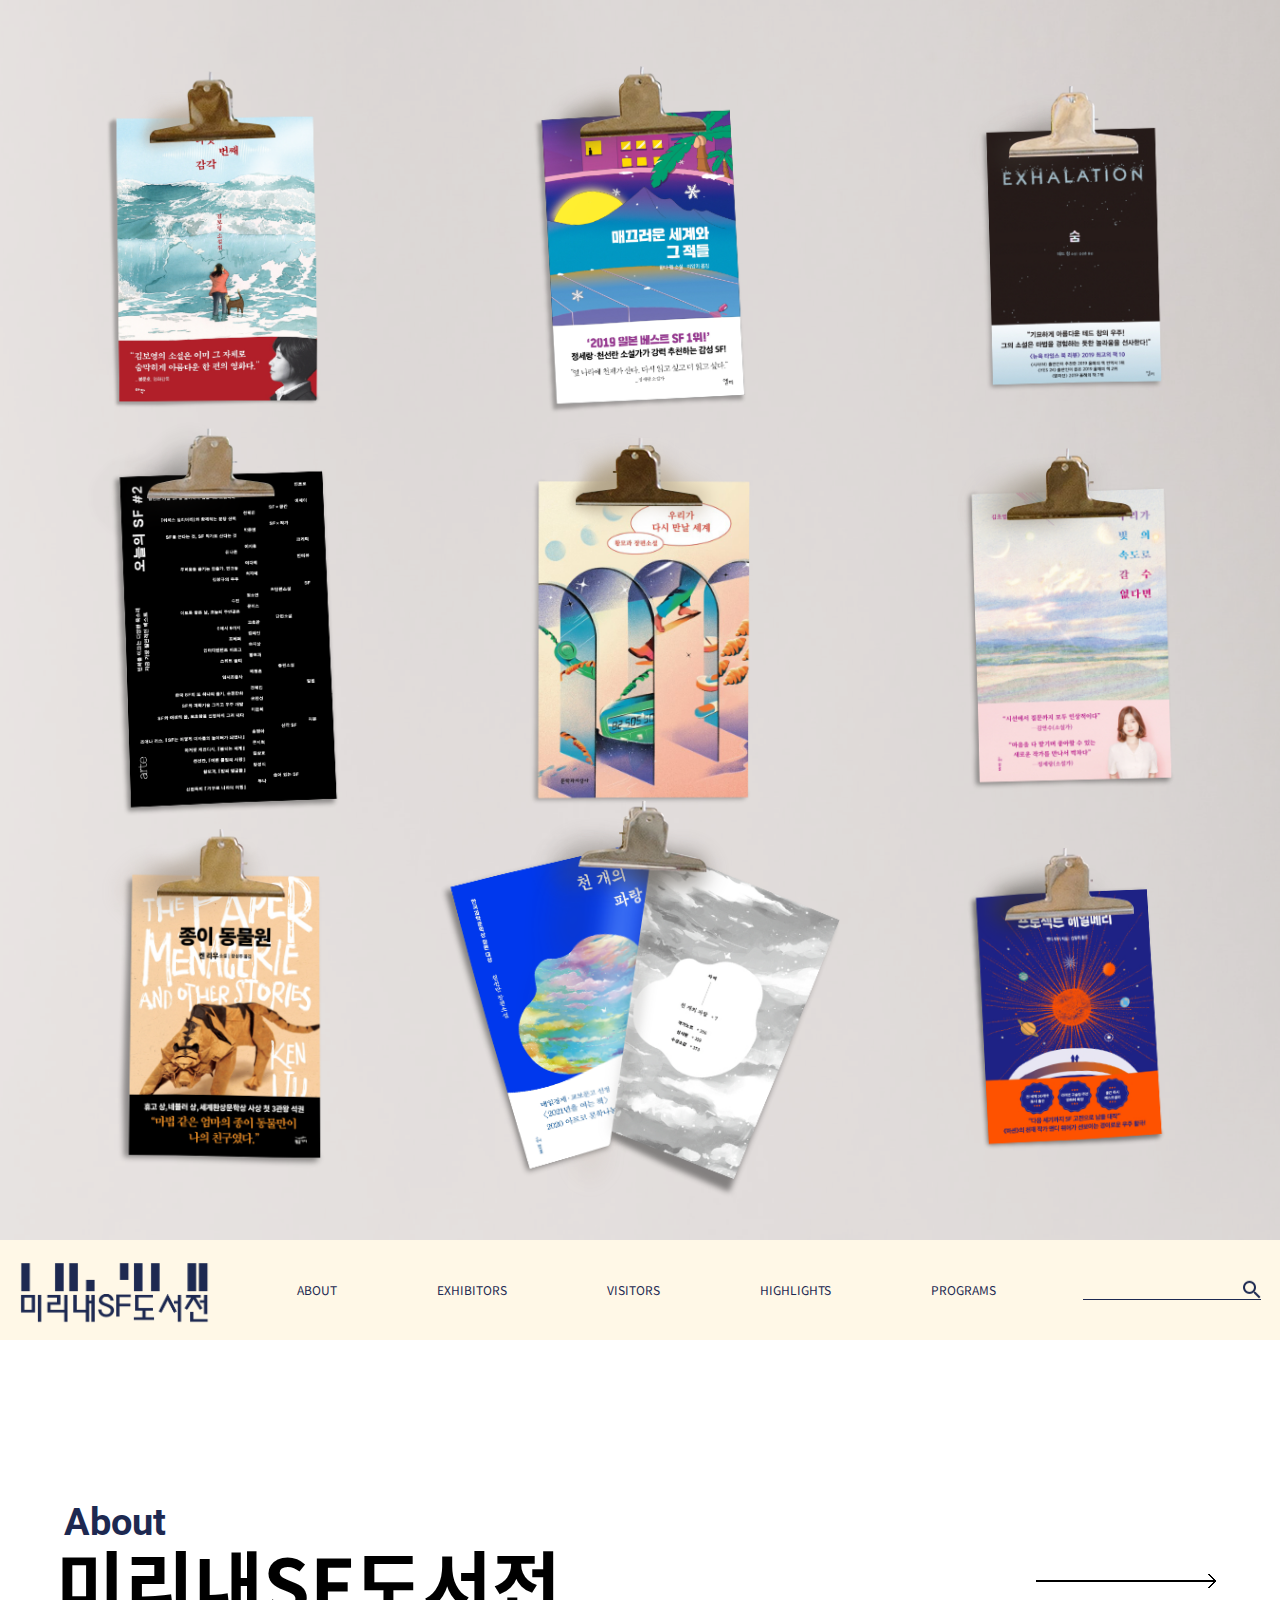
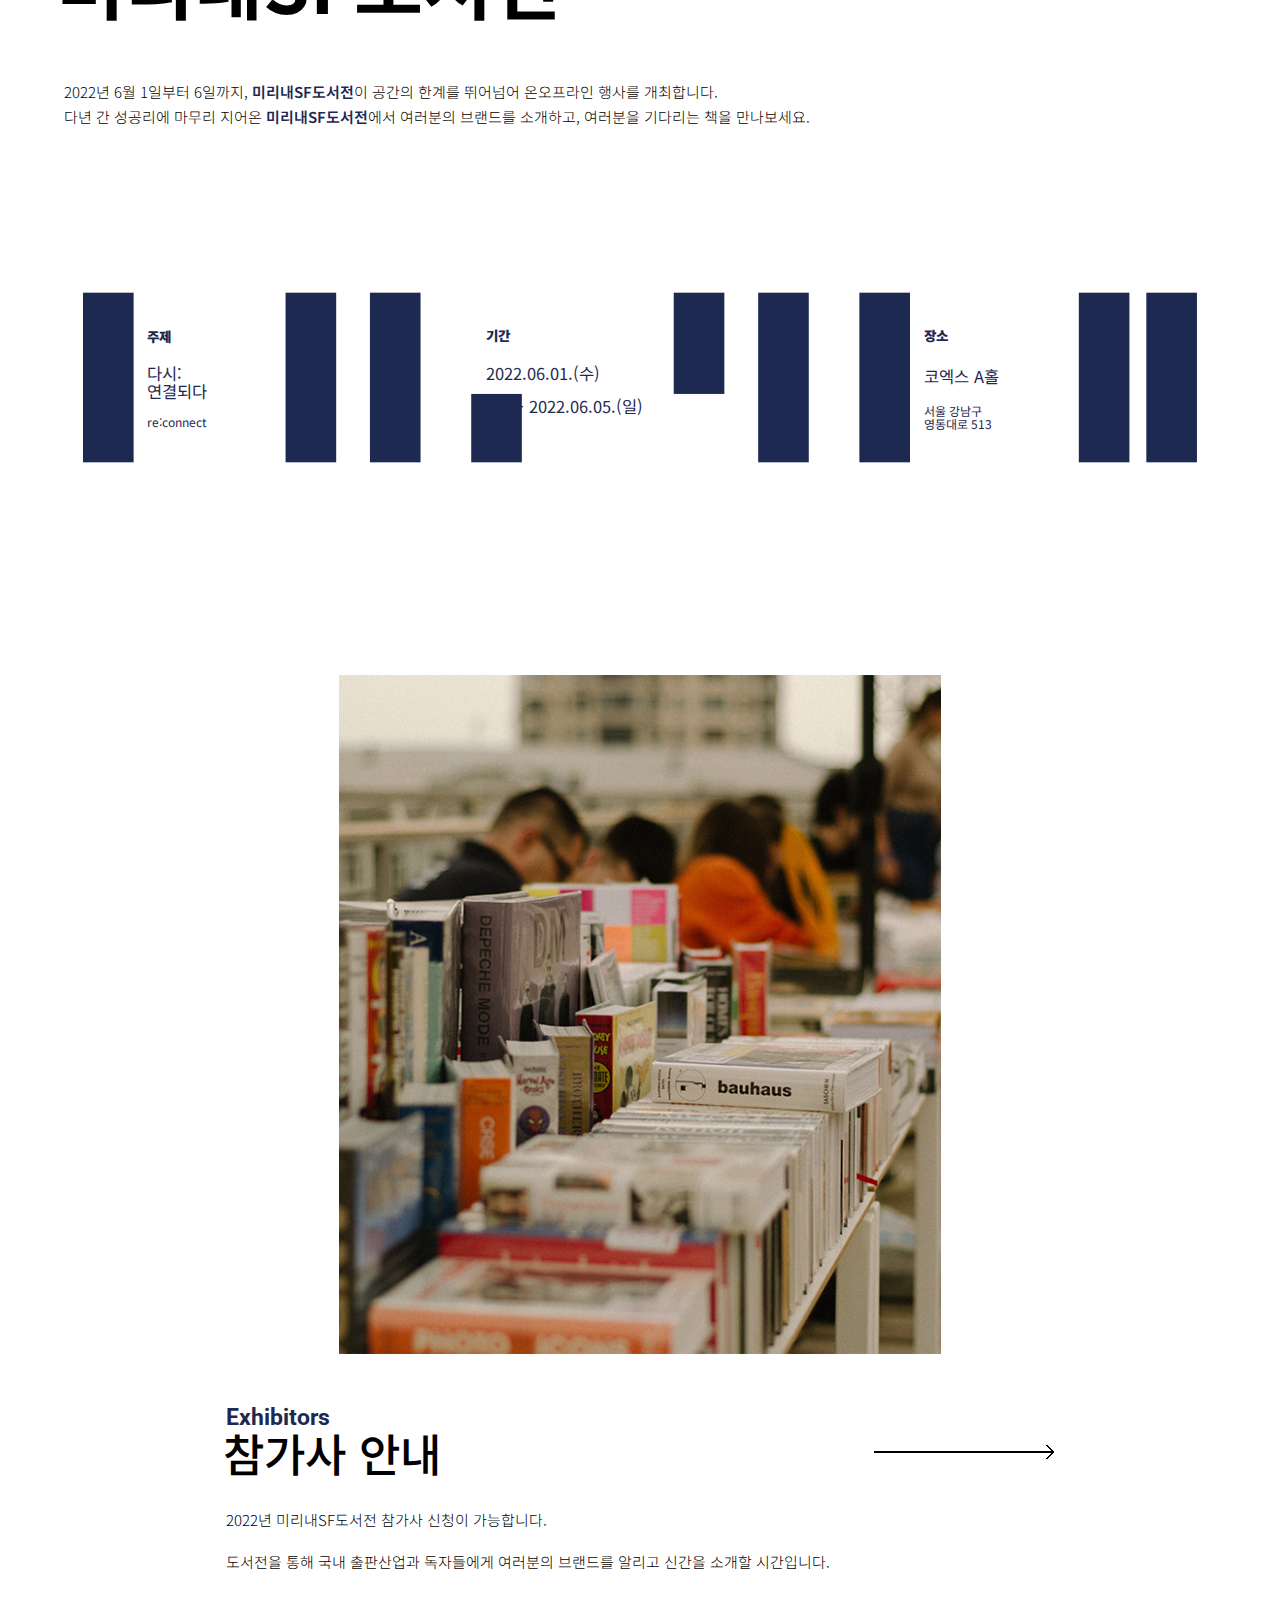
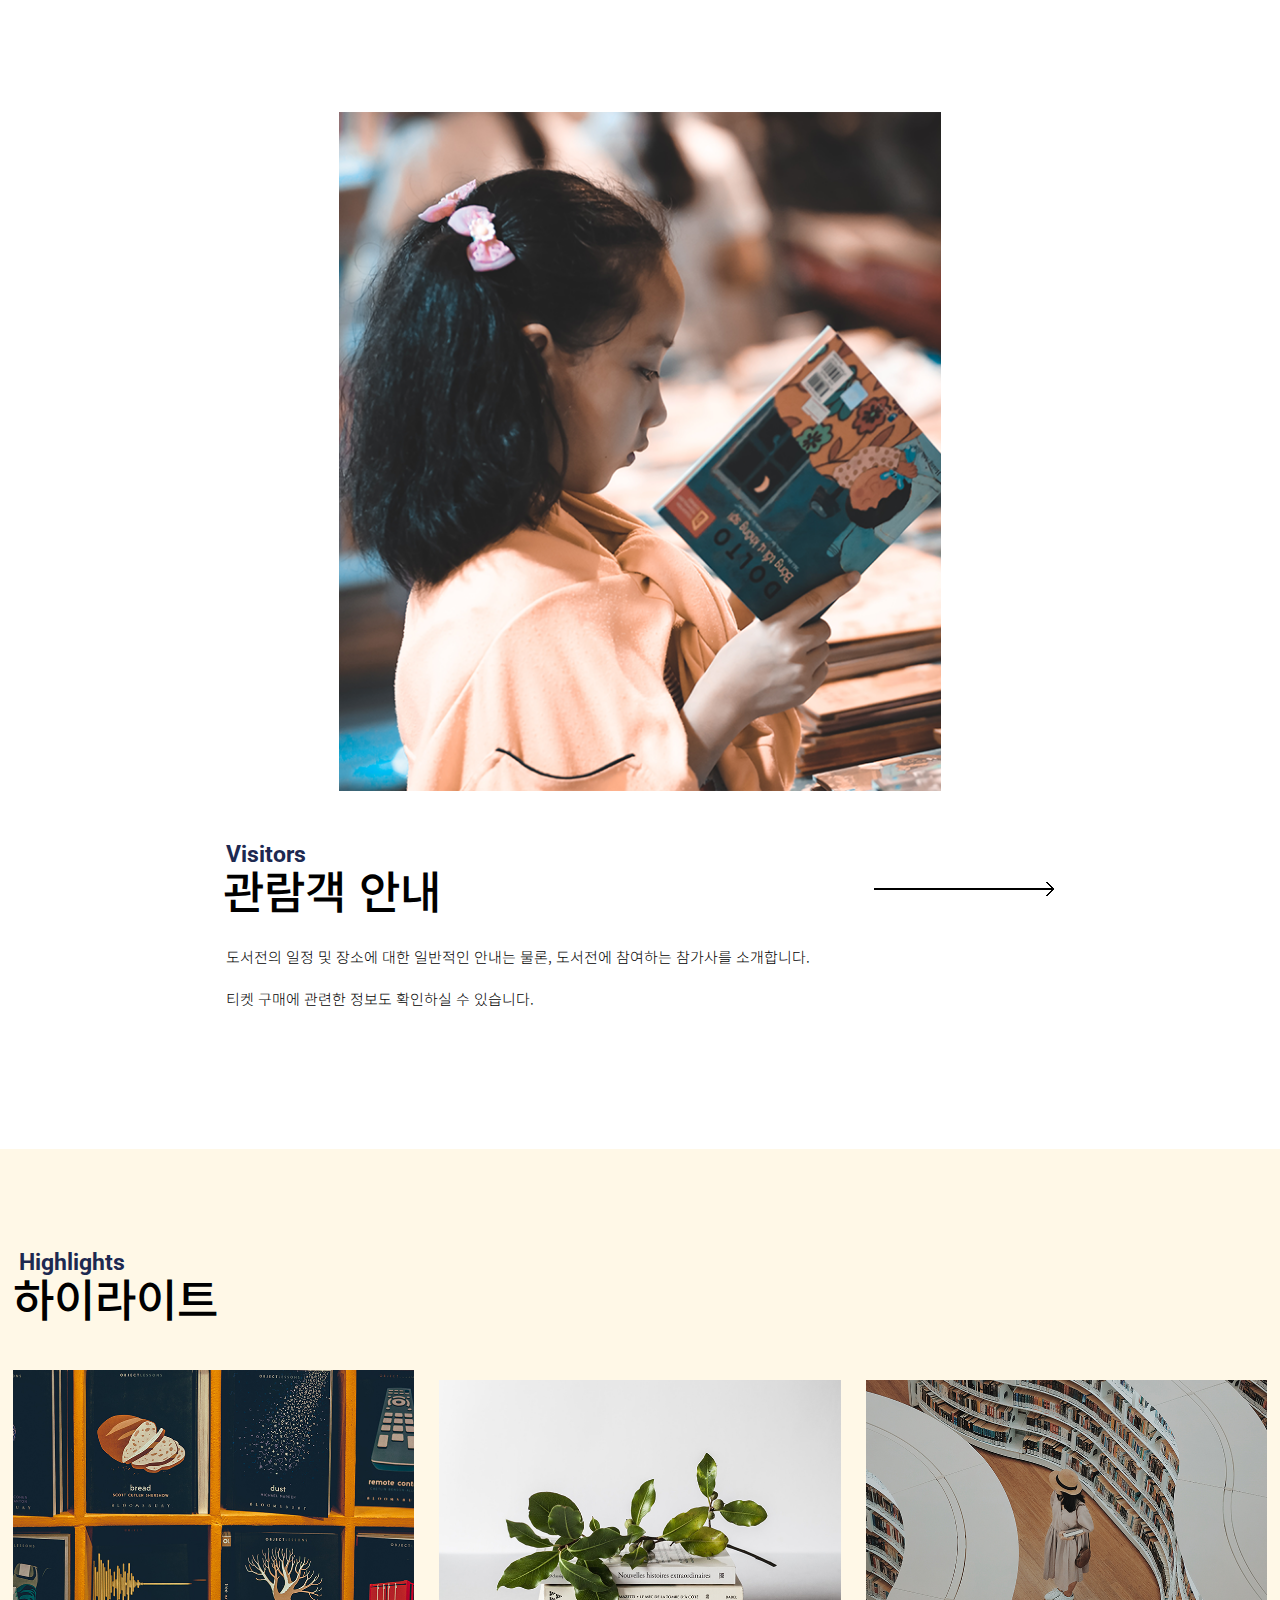
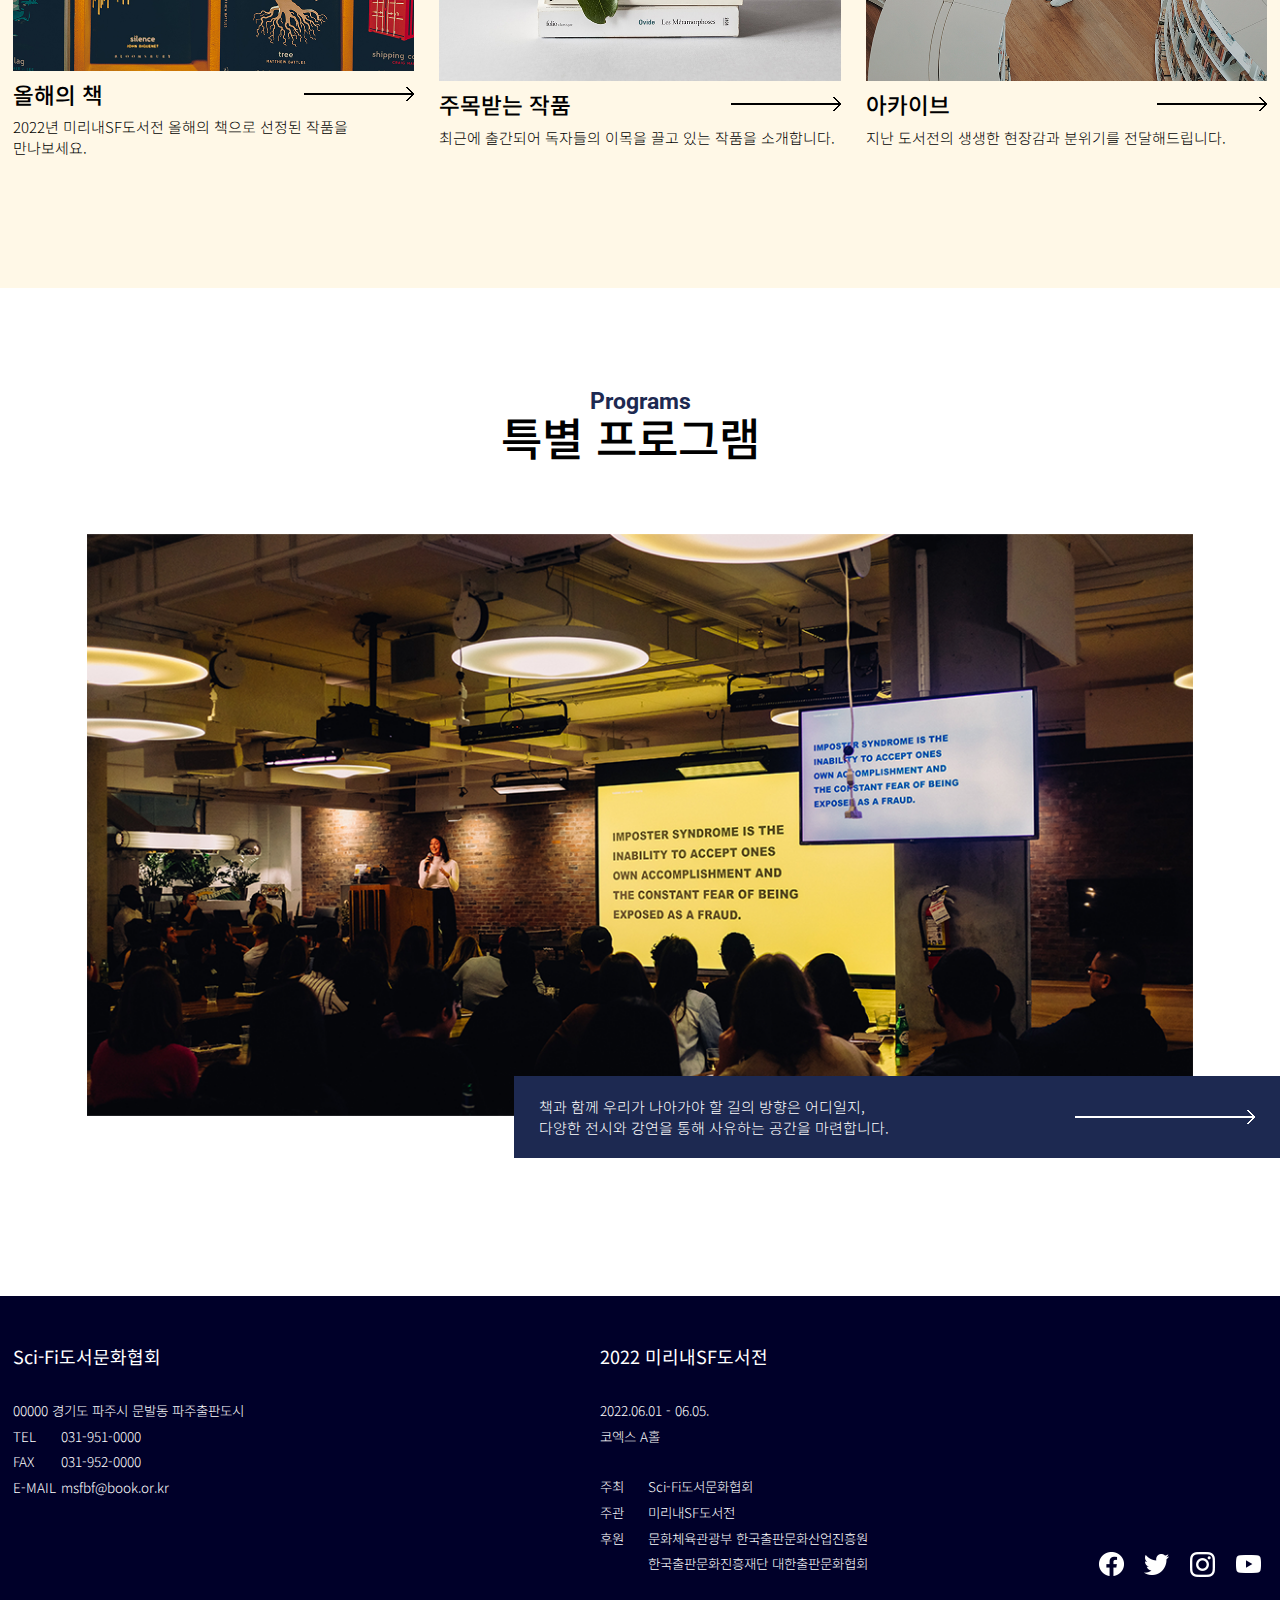
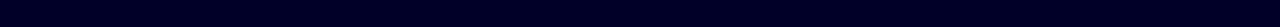
<file: project01/index.html>
<!DOCTYPE html>
<html lang="ko">
<head>
    <meta charset="UTF-8">
    <meta http-equiv="X-UA-Compatible" content="IE=edge">
    <meta name="viewport" content="width=device-width, initial-scale=1.0">
    <meta name="description" content="portfolio 1 main page">
    <meta name="author" content="Heejoo Kim">
    <link rel="stylesheet" href="./css/reset.css">
    <link rel="stylesheet" href="./css/style.css">    
    <link rel="shortcut icon" href="./images/favicon.ico" type="image/x-icon">
    <title>2022 미리내SF도서전</title>
</head>
<body>
    <header>
        <div class="intro">
            <div class="contents-img">
                <div class="intro-box intro-box1">
                    <img class="books" src="./images/clip_book_top_1.png" alt="book top 1">
                    <p class="book-text book-text-left">그리고 은하에는 가능한 모든 확률을 상쇄할 정도로 많은 별이 있다. 가능성이 있다면 존재한다고 보아야 할 것이다. - p. 21</p>
                    <div class="modal">
                        <p class="modal-text"><img src="./images/book1.jpg" alt="book1">그리고 은하에는 가능한 모든 확률을 상쇄할 정도로 많은 별이 있다. 가능성이 있다면 존재한다고 보아야 할 것이다. - p. 21</p>
                    </div> <!-- modal -->
                </div> <!-- intro-box1 -->
                
                <div class="intro-box intro-box2">
                    <img class="books" src="./images/clip_book_top_2.png" alt="book top 2">
                    <p class="book-text book-text-left">“인간은 싸워야 하고, 자기가 처한 조건을 지배하려고 노력해야 해. 설령 그로 인해 더 나쁜 소멸의 길을 거쳐왔다 해도 그것 또한 인간의 운명이야.” - p. 303</p>
                    <div class="modal">
                        <p class="modal-text"><img src="./images/book2.jpg" alt="book2">“인간은 싸워야 하고, 자기가 처한 조건을 지배하려고 노력해야 해. 설령 그로 인해 더 나쁜 소멸의 길을 거쳐왔다 해도 그것 또한 인간의 운명이야.” - p. 303</p>
                    </div> <!-- modal -->
                </div> <!-- intro-box2 -->

                <div class="intro-box intro-box3">
                    <h1><img src="./images/banner_logo.png" alt="banner_logo"></h1>
                </div> <!-- intro-box3 -->
                
                <div class="intro-box intro-box4">
                    <img class="books" src="./images/clip_book_top_3.png" alt="book top 3">
                    <p class="book-text book-text-right">당신의 우주가 당신이라는 생명을 일으킨 것이 기적인 것처럼. - p. 87</p>
                    <div class="modal">
                        <p class="modal-text"><img src="./images/book3.jpg" alt="book3">당신의 우주가 당신이라는 생명을 일으킨 것이 기적인 것처럼. - p. 87</p>
                    </div> <!-- modal -->
                </div> <!-- intro-box4 -->

                <div class="intro-box intro-box5">
                    <img class="books" src="./images/clip_book_top_4.png" alt="book top 4">
                    <p class="book-text book-text-right">“때가 되면 나는 흩어질 불꽃이니 악명의 훈장을 바라며 손을 더럽히고 굳이 오명을 뒤집어쓸 필요는 없네, 젊고 사악한 이여.” - p. 158</p>
                    <div class="modal">
                        <p class="modal-text"><img src="./images/book4.jpg" alt="book4">“때가 되면 나는 흩어질 불꽃이니 악명의 훈장을 바라며 손을 더럽히고 굳이 오명을 뒤집어쓸 필요는 없네, 젊고 사악한 이여.” - p. 158</p>
                    </div> <!-- modal -->
                </div> <!-- intro-box5 -->

                <div class="intro-box intro-box6">
                    <img class="books" src="./images/clip_book_bottom_5.png" alt="book bottom 5">
                    <p class="book-text book-text-left">세상이 좋은 곳이라 생각한 적은 없지만, 어떤 사람들은 왜 더 이상한 곳에 머물고 있을까? 천천히 계단을 올랐다. 화가 나 숨이 가빠왔다. - p. 93</p>
                    <div class="modal">
                        <p class="modal-text"><img src="./images/book5.jpg" alt="book5">세상이 좋은 곳이라 생각한 적은 없지만, 어떤 사람들은 왜 더 이상한 곳에 머물고 있을까? 천천히 계단을 올랐다. 화가 나 숨이 가빠왔다. - p. 93</p>
                    </div> <!-- modal -->
                </div> <!-- intro-box6 -->
                
                <div class="intro-box intro-box7">
                    <img class="books" src="./images/clip_book_bottom_6.png" alt="book bottom 6">
                    <p class="book-text book-text-left">“우리는 점점 더 우주에 존재하는 외로움의 총합을 늘려갈 뿐인 게 아닌가.” - p. 182</p>
                    <div class="modal">
                        <p class="modal-text"><img src="./images/book6.jpg" alt="book6">“우리는 점점 더 우주에 존재하는 외로움의 총합을 늘려갈 뿐인 게 아닌가.” - p. 182</p>
                    </div> <!-- modal -->
                </div> <!-- intro-box7 -->
                
                <div class="intro-box intro-box8">
                    <img class="books" src="./images/clip_book_bottom_7.png" alt="book bottom 7">
                    <p class="book-text book-text-left">“이 춥고 어둡고 적막한 우주에는 ‘사랑해’란 말을 전하는 방법이 많이 있단다. 반짝이는 저 별들 만큼이나 많이.” - p. 329</p>
                    <div class="modal">
                        <p class="modal-text"><img src="./images/book7.jpg" alt="book7">“이 춥고 어둡고 적막한 우주에는 ‘사랑해’란 말을 전하는 방법이 많이 있단다. 반짝이는 저 별들 만큼이나 많이.” - p. 329</p>
                    </div> <!-- modal -->
                </div> <!-- intro-box8 -->

                <div class="intro-box intro-box9">
                    <img class="books" src="./images/clip_book_bottom_8.png" alt="book bottom 8">
                    <p class="book-text book-text-right">“살아 있다고 느끼는 순간이 행복한 순간이에요. 살아 있다는 건 호흡을 한다는 건데, 호흡은 진동으로 느낄 수 있어요. 그 진동이 큰 순간이 행복한 순간이에요.” - p. 302</p>
                    <div class="modal">
                        <p class="modal-text"><img src="./images/book8.jpg" alt="book8">“살아 있다고 느끼는 순간이 행복한 순간이에요. 살아 있다는 건 호흡을 한다는 건데, 호흡은 진동으로 느낄 수 있어요. 그 진동이 큰 순간이 행복한 순간이에요.” - p. 302</p>
                    </div> <!-- modal -->
                </div> <!-- intro-box9 -->

                <div class="intro-box intro-box10">
                    <img class="books" src="./images/clip_book_bottom_9.png" alt="book bottom 9">
                    <p class="book-text book-text-right">“우리는 전례 없는 안락함과 안정을 누리며 성장한 결과물이에요. 내일의 세상이 작동하도록 만들어야 할 건 오늘날의 아이들입니다. 그런데 그 아이들이 엉망진창이 된 세계를 물려받게 될 거예요.” - p. 684</p>
                    <div class="modal">
                        <p class="modal-text"><img src="./images/book9.jpg" alt="book9">“우리는 전례 없는 안락함과 안정을 누리며 성장한 결과물이에요. 내일의 세상이 작동하도록 만들어야 할 건 오늘날의 아이들입니다. 그런데 그 아이들이 엉망진창이 된 세계를 물려받게 될 거예요.” - p. 684</p>
                    </div> <!-- modal -->
                </div> <!-- intro-box10 -->
                <div class="top-img">
                    <img class="lamp" src="./images/lamp.png" alt="lamp">
                </div> <!-- top-img -->
            </div> <!-- contents-img -->
        </div> <!-- intro -->
        <script src="./js/tooltips.js" type="text/javascript"></script>
        <script src="./js/modals.js" type="text/javascript"></script>
    </header>
        
    <main>
        <div class="menu-bar">
            <div class="wrapper">
                <div class="menu-flex-box">
                    <div class="bi-img">
                        <h1><a href="#"><img src="./images/bi_1.png" alt="bi"></a></h1>
                    </div> <!-- bi-img -->
                    <nav class="main-menu">
                        <ul class="gnb">
                            <li>
                                <a href="#about">ABOUT</a>
                            </li>
                            <li>
                                <a href="#exhibitors">EXHIBITORS</a>
                            </li>
                            <li>
                                <a href="#visitors">VISITORS</a>
                            </li>
                            <li>
                                <a href="#highlights">HIGHLIGHTS</a>
                            </li>
                            <li>
                                <a href="#programs">PROGRAMS</a>
                            </li>
                        </ul>
                    </nav> <!-- main-menu -->
                    <div class="search-box">
                        <form action="#" name="search" method="post">
                            <input type="search" name="search">
                            <button>
                                <img src="./images/search.png" alt="search">
                            </button>
                        </form>
                    </div> <!-- search-box -->
                </div> <!-- menu-flex-box -->
            </div> <!-- wrapper -->
        </div> <!-- menu-bar -->

        <!-- ABOUT -->
        <section id="about">
            <div class="wrapper">
                <div class="top-text-container">
                    <h2>About</h2>
                    <div class="title-flex-box">
                        <h1>미리내SF도서전</h1>
                        <a href="#"><img src="./images/arrow_black.png" alt="arrow"></a> <!-- arrow -->
                    </div> <!-- title-flex-box -->                    
                    <p>
                        2022년 6월 1일부터 6일까지, <span>미리내SF도서전</span>이 공간의 한계를 뛰어넘어 온오프라인 행사를 개최합니다.<br>
                        다년 간 성공리에 마무리 지어온 <span>미리내SF도서전</span>에서 여러분의 브랜드를 소개하고, 여러분을 기다리는 책을 만나보세요.
                    </p>
                </div> <!-- text-container -->
            </div> <!-- wrapper -->
            <div class="bookshelf">
                <img src="./images/bookshelf_left.png" alt="bookshelf left" class="bookshelf-left">
                <div class="wrapper">
                    <div class="text-container">
                        <img class="bi" src="./images/bi_2.svg" alt="bi">
                        <div class="topic">
                            <h5>주제</h5>
                            <h4>다시:<br>연결되다</h4>
                            <h6>re:connect</h6>
                        </div> <!-- topic -->
                        <div class="date">
                            <h5>기간</h5>
                            <h4>2022.06.01.(수)</h4>
                            <h4>- 2022.06.05.(일)</h4>
                        </div> <!-- date -->
                        <div class="place">
                            <h5>장소</h5>
                            <h4>코엑스 A홀</h4>
                            <h6>서울 강남구<br>영동대로 513</h6>
                        </div> <!-- place -->
                    </div> <!-- text-container -->
                </div> <!-- wrapper -->
                <img src="./images/bookshelf_right.png" alt="bookshelf right" class="bookshelf-right">
            </div> <!-- bookshelf -->
        </section>

        <!-- EXHIBITORS -->
        <section id="exhibitors">
            <div class="wrapper">
                <div class="text-container">
                    <h2>Exhibitors</h2>
                    <div class="title-flex-box">
                        <h1>참가사 안내</h1>
                        <a href="#"><img src="./images/arrow_black.png" alt="arrow"></a> <!-- arrow -->
                    </div> <!-- title-flex-box -->
                    <p>
                        2022년 미리내SF도서전 참가사 신청이 가능합니다.<br><br>
                        도서전을 통해 국내 출판산업과 독자들에게 여러분의 브랜드를 알리고 신간을 소개할 시간입니다.
                    </p>
                </div> <!-- text-container -->
                <div class="img-container">
                    <img src="./images/exhibitors_pic.png" alt="exhibitors">
                </div> <!-- img-container -->
            </div> <!-- wrapper -->
        </section>

        <!-- VISITORS -->
        <section id="visitors">
            <div class="wrapper">
                <div class="img-container">
                    <img src="./images/visitors_pic.png" alt="visitors">
                </div> <!-- img-container -->
                <div class="text-container">
                    <h2>Visitors</h2>
                    <div class="title-flex-box">
                        <h1>관람객 안내</h1>
                        <a href="#"><img src="./images/arrow_black.png" alt="arrow"></a> <!-- arrow -->
                    </div> <!-- title-flex-box -->
                    <p>
                        도서전의 일정 및 장소에 대한 일반적인 안내는 물론, 도서전에 참여하는 참가사를 소개합니다.<br><br>
                        티켓 구매에 관련한 정보도 확인하실 수 있습니다.
                    </p>
                </div> <!-- text-container -->
            </div> <!-- wrapper -->
        </section>

        <!-- HIGHLIGHTS -->
        <section id="highlights">
            <div class="highlight-bg">
                <div class="wrapper">
                    <div class="highlight-title">
                        <h2>Highlights</h2>
                        <h1>하이라이트</h1>
                    </div> <!-- highlight-title -->

                    <div class="highlight-content">
                        <div class="highlight-box1 highlight-box">
                            <img src="./images/highlights_pic_1.jpg" alt="highlight 1">
                            <div class="title-flex-box">
                                <h3>올해의 책</h3>
                                <a href="#"><img src="./images/arrow_short.png" alt="arrow"></a> <!-- arrow -->
                            </div> <!-- title-flex box -->
                            <p>2022년 미리내SF도서전 올해의 책으로 선정된 작품을 만나보세요.</p>
                        </div> <!-- highlight-box1-->
        
                        <div class="highlight-box2 highlight-box">
                            <img src="./images/highlights_pic_2.jpg" alt="highlight 2">
                            <div class="title-flex-box">
                                <h3>주목받는 작품</h3>
                                <a href="#"><img src="./images/arrow_short.png" alt="arrow"></a> <!-- arrow -->
                            </div> <!-- title-flex-box -->
                            <p>최근에 출간되어 독자들의 이목을 끌고 있는 작품을 소개합니다.</p>
                        </div> <!-- highlight-box2 -->
        
                        <div class="highlight-box3 highlight-box">
                            <img src="./images/highlights_pic_3.jpg" alt="highlight 3">
                            <div class="title-flex-box">
                                <h3>아카이브</h3>
                                <a href="#"><img src="./images/arrow_short.png" alt="arrow"></a> <!-- arrow -->
                            </div> <!-- title-flex-box -->
                            <p>지난 도서전의 생생한 현장감과 분위기를 전달해드립니다.</p>
                        </div> <!-- highlight-box3 -->
                    </div> <!-- highlight-content -->
                    
                </div> <!-- wrapper -->
            </div> <!-- highlight-bg -->
        </section>

        <!-- PROGRAMS -->
        <section id="programs">
            <div class="wrapper">
                <div class="text-container">
                    <h2>Programs</h2>
                    <h1>특별 프로그램</h1>
                </div> <!-- text-container -->
                <div class="slide-controller"></div>
                <div class="img-container">
                    <img src="./images/programs_pic.png" alt="programs">
                </div> <!-- img-container -->
                <div class="program-text-padding-box">
                    <div class="program-text-box">
                        <div class="program-flex-box">
                            <p>
                                책과 함께 우리가 나아가야 할 길의 방향은 어디일지,<br>
                                다양한 전시와 강연을 통해 사유하는 공간을 마련합니다.
                            </p>
                            <a href="#"><img src="./images/arrow_white.png" alt="arrow"></a>
                        </div> <!-- program-flex-box -->
                    </div> <!-- program-text-box -->
                </div> <!-- program-text-padding-box -->
            </div> <!-- wrapper -->            
        </section>
    </main>

    <footer>
        <div class="wrapper">
            <div class="footer-flex-box">
                <div class="contact-left">
                    <p class="footer-title">Sci-Fi도서문화협회</p>
                    <p class="footer-contents">
                        00000 경기도 파주시 문발동 파주출판도시<br>
                        TEL<span class="tab">&#9;</span>031-951-0000<br>
                        FAX<span class="tab">&#9;&#9;</span>031-952-0000<br>
                        E-MAIL<span class="tab">&#9;</span>msfbf@book.or.kr<br>
                    </p>
                </div> <!-- contact-left -->
                <div class="contact-right">
                    <p class="footer-title">2022 미리내SF도서전</p>
                    <p class="footer-contents place">
                        2022.06.01 - 06.05.<br>
                        코엑스 A홀
                    </p>
                    <p class="footer-contents">
                        주최<span class="tab">&#9;</span>Sci-Fi도서문화협회<br>
                        주관<span class="tab">&#9;</span>미리내SF도서전<br>
                        후원<span class="tab">&#9;</span>문화체육관광부 한국출판문화산업진흥원<br>
                        <span class="tab">&#9;&#9;</span>한국출판문화진흥재단 대한출판문화협회
                    </p>
                </div> <!-- contact-right -->
            </div> <!-- footer-flex-box -->
            <div class="sns-icon">
                <a href="#"><img src="./images/sns_facebook.png" alt="facebook"></a>
                <a href="#"><img src="./images/sns_twitter.png" alt="twitter"></a>
                <a href="#"><img src="./images/sns_instagram.png" alt="instagram"></a>
                <a href="#"><img src="./images/sns_youtube.png" alt="youtube"></a>
            </div> <!-- sns-icon -->
        </div> <!-- wrapper -->
    </footer>
</body>
</html>
</file>
<file: project01/css/style.css>
@charset "UTF-8";

.wrapper {
    width: 100%;
    max-width: 1320px;
    margin: 0 auto;
}

/* header */
/* intro */
.intro {
    width: 100%;
    max-height: 970px;
    background-image: url(../images/main_banner.png);
    background-repeat: no-repeat;
    background-size: cover;
    background-position: top center;
}
.intro .contents-img {
    position: relative;
    width: 100%;
    max-width: 1920px;
    height: 100%;
    margin: 0 auto;
    padding: 50px 0;
    display: grid;
    grid-template-columns: repeat(5, 20%);
    grid-template-rows: repeat(2, 50%);
    justify-content: center;
    align-items: center;
}
.intro .contents-img .intro-box {
    margin: 0 auto;
}
.intro .contents-img .intro-box > h1 {
    font-size: 0;
    display: inline;
}
.intro .contents-img .intro-box > img,
.intro .contents-img .intro-box > h1 > img {
    width: 95%;
    margin: 0 auto;
    position: relative;
    transform: scale(1.0);
    transition: transform 0.5s;
}
.intro .contents-img .intro-box > img:hover {
    transform: scale(1.2);
    transition: transform 0.5s;
    z-index: 5;
}
.intro .contents-img .intro-box .book-text {
    display: none;
    color: #000029;
    background-color: #fff8e7;
    border: 5px solid #1d2951;
    border-radius: 10px;
    padding: 20px;
    z-index: 10;
    width: 630px; /* 630px, 32.8% */
    font-weight: 400;
}
.intro .contents-img .intro-box img:hover + .book-text {
    display: block;
    position: fixed;
    overflow: hidden;
}
.intro .contents-img .intro-box .modal {
    display: none;
}
.intro .contents-img .top-img {
    width: 100%;
}
.intro .contents-img .top-img .lamp {
    position: absolute;
    top: 0;
    left: 13%;
    z-index: 1;
    width: 10vw;
}

/* menu */
.menu-bar {
    position: sticky;
    top: 0;
    z-index: 5;
    width: 100%;
    height: 100px;
    background-color: #fff8e7;
}
.menu-bar .menu-flex-box {
    height: 100px;
    padding: 0 1.5%;
    display: flex;
    justify-content: center;
    align-items: center;
}
.menu-bar .menu-flex-box .bi-img {
    width: 200px; /* 15% */
    align-items: center;
}
.menu-bar .menu-flex-box .bi-img > h1 {
    font-size: 0;
    display: inline;
}
.menu-bar .menu-flex-box .bi-img > h1 > a {
    font-size: 0;
}
.menu-bar .menu-flex-box .bi-img img {
    width: 100%;
    align-items: center;
    padding-top: 10px;
}
.menu-bar .menu-flex-box .main-menu {
    width: 73%;
    padding: 0 10%;
}
.menu-bar .main-menu .gnb {
    display: flex;
    justify-content: space-between;
    align-items: center;
    list-style-type: none;
}
.menu-bar .main-menu .gnb li a {
    color: #1d2951;
    display: inline-block;
    padding: 5px 0;
}
.menu-bar .main-menu .gnb li a:after {
    display: block;
    content: '';
    border-bottom: solid 1px #1d2951;
    transform: scaleX(0);
    transition: transform 0.3s ease-in-out;
}
.menu-bar .main-menu .gnb li a:hover:after {
    transform: scaleX(1);
}
.menu-bar .menu-flex-box .search-box {
    position: relative;
    width: 15%;
}
.menu-bar .menu-flex-box .search-box .form {
    display: flex;
    justify-content: space-between;
    width: 100%;
}
.menu-bar .menu-flex-box .search-box input {
    width: 100%;
    border: none;
    border-bottom: 1px solid #1d2951;
    background-color: #fff8e7;
}
.menu-bar .menu-flex-box .search-box button {
    position: absolute;
    right: 0;
    top: 50%;
    transform: translate(0, -51%);
    border: none;
    background-color: #fff8e7;
}

/* main */
/* about */
#about  {
    padding-bottom: 110px
}
#about .top-text-container {
    position: relative;
    padding: 12.5% 5%; /* 165px 110px */
}
#about .top-text-container .title-flex-box {
    display: flex;
    justify-content: space-between;
    align-items: center;
}
#about .top-text-container .title-flex-box > a {
    font-size: 0;
}
#about .top-text-container > h2 {
    font-size: 3.125rem;
}
#about .top-text-container .title-flex-box > h1 {
    font-size: 6.25rem;
    font-weight: 700;
}
#about .top-text-container > p {
    margin-top: 60px;
    line-height: 1.7;
}
#about .top-text-container > p > span {
    color: #1d2951;
    font-weight: 600;
}
#about .bookshelf {
    position: relative;
    max-width: 1920px;
    margin: 0 auto;
    overflow: hidden;
}
#about .bookshelf .bookshelf-left {
    position: absolute;
    bottom: 0;
    right: 1320px;
    transform: translateX(-220px);
}
#about .bookshelf .bookshelf-right {
    position: absolute;
    bottom: 0;
    left: 1320px;
    transform: translateX(220px);
}
#about .bookshelf .text-container {
    position: relative;
    width: 100%;
    height: 175px;
}
#about .bookshelf .text-container img.bi {
    position: absolute;
    width: 100%;
    height: 175px;
    bottom: 0;
    padding: 0 6.5%; /* 130px */
}
#about .bookshelf .text-container .topic {
    position: absolute;
    left: 11.5%; /* 190px */
    bottom: 50%;
    transform: translate(0, 50%);
    color: #1d2951;
}
#about .bookshelf .text-container .date {
    position: absolute;
    left: 38%; /* 510px */
    bottom: 50%;
    transform: translate(0, 50%);
    color: #1d2951;
}
#about .bookshelf .text-container .place {
    position: absolute;
    left: 72.2%; /* 930px */
    bottom: 50%;
    transform: translate(0, 50%);
    color: #1d2951;
}
#about .bookshelf .text-container .topic > h4,
#about .bookshelf .text-container .date > h4,
#about .bookshelf .text-container .place > h4 {
    width: 100%;
    margin-top: 30%; /* 20px */
    line-height: 1.1;
}
#about .bookshelf .text-container .date > h4 {
    margin-top: 15%;
    margin-bottom: 12%;
}
#about .bookshelf .text-container .topic > h6 {
    margin-top: 25%; /* 15px */
    line-height: 1.1;
}
#about .bookshelf .text-container .place > h6 {
    margin-top: 25%; /* 25px */
    line-height: 1.1;
}
#about .bookshelf .text-container .date > h4:last-child {
    margin-top: 10%; /* 35px */
    margin-left: 25%; /* 50px */
}

/* exhibitors, visitors */
#exhibitors .wrapper,
#visitors .wrapper {
    display: flex;
    padding-top: 230px;
    padding-bottom: 40px;
}
#exhibitors .text-container,
#visitors .text-container {
    position: relative;
    width: 50%;
    padding: 0 2.65%; /* 35px */
    padding-top: 340px;
}
#exhibitors .text-container .title-flex-box,
#visitors .text-container .title-flex-box {
    display: flex;
    width: 100%;
    justify-content: space-between;
    align-items: center;
}
#exhibitors .text-container .title-flex-box > a,
#visitors .text-container .title-flex-box > a {
    font-size: 0;
}
#exhibitors .text-container > p,
#visitors .text-container > p {
    display: inline-block;
    width: 100%;
    margin-top: 34px;
}
#exhibitors .img-container,
#visitors .img-container {
    width: 50%;
    padding: 0 1.51%; /* 20px */
    overflow: hidden;
}
#exhibitors .img-container img,
#visitors .img-container img {
    width: 100%;
}

/* highlights */
#highlights {
    padding-top: 100px;
}
#highlights .highlight-bg {
    width: 100%;
    padding-bottom: 130px;
    background-color: #fff8e7;
}
#highlights .highlight-bg .highlight-title {
    padding-top: 140px;
    margin: auto 1.51%; /* 20px */
}
#highlights .highlight-bg .highlight-title > h1 {
    text-indent: -0.5%;
}
#highlights .highlight-bg .highlight-content {
    display: flex;
    width: 100%;
    justify-content: space-between;
    margin-top: 50px;
}
#highlights .highlight-bg .highlight-content .highlight-box {
    width: 30.3%; /* 400px */
    margin: auto 1.51%; /* 20px */
}
#highlights .highlight-bg .highlight-content .highlight-box > img {
    width: 100%;
}
#highlights .highlight-bg .highlight-content .title-flex-box {
    display: flex;
    width: 100%;
    justify-content: space-between;
    align-items: center;
    margin: 1.7% auto; /* 25px */
}
#highlights .highlight-bg .highlight-content .title-flex-box > a {
    font-size: 0;
}

/* programs */
#programs .text-container {
    text-align: center;
    padding-top: 120px;
    margin-bottom: 75px;
}
#programs .img-container {
    width: 86.4%; /* 1140px */
    margin: 0 auto;
}
#programs .img-container > img {
    width: 100%;
}
#programs .program-text-padding-box {
    padding-bottom: 180px;
}
#programs .program-text-padding-box .program-text-box {
    width: 59.85%; /* 790px */
    padding: 20px 25px;
    background-color: #1d2951;
    float: right;
    transform: translateY(-40px);
    z-index: 1;
}
#programs .program-text-padding-box .program-text-box .program-flex-box {
    display: flex;
    justify-content: space-between;
    align-items: center;
    width: 100%;
}
#programs .program-text-padding-box .program-text-box .program-flex-box > p {
    color: white;
}

/* footer */
footer {
    width: 100%;
    background-color: #000029;
    color: white;
}
footer .wrapper {
    position: relative;
    padding: 0 1.51%; /* 20px */
    padding-top: 80px;
}
.footer-flex-box {
    display: flex;
    justify-content: space-between;
    align-items: flex-start;
    width: 68.2%; /* 900px */
    padding-bottom: 50px;
}
.footer-flex-box .contact-left {
    padding-right: 19.2%; /* 180px */
}
.footer-flex-box .contact-right .place {
    margin-bottom: 25px;
}
.footer-flex-box .footer-title {
    margin-bottom: 30px;
    font-size: 1.5rem;
    font-weight: 400;
    line-height: 1.2;
}
.footer-flex-box .footer-contents {
    font-size: 1.125rem;
    line-height: 1.9;
}
.footer-flex-box .footer-contents .tab {
    white-space: pre;
}
.sns-icon {
    position: absolute;
    right: 1.51%; /* 20px */
    bottom: 50px;
    display: flex;
    justify-content: space-between;
    align-items: center;
    width: 162px;
    font-size: 0; /* a tag 상하좌우 여백 제거 */
}

/* tablet screen */
@media all and (max-width: 1319px) {
    html,
    body {
        font-size: 12px;
    }

    /* header */
    /* intro */
    .intro {
        max-height: 1500px;
    }
    .intro .contents-img {
        grid-template-columns: repeat(3, 33.3%);
        grid-template-rows: repeat(3, 33.3%);
    }
    .intro .contents-img .intro-box3 {
        display: none;
    }
    .intro .contents-img .intro-box img:hover + .book-text {
        display: none;
    }
    .intro .contents-img .intro-box .modal {
        position: absolute;
        top: 0;
        left: 0;
        width: 100%;
        height: 100%;
        background-color: rgba(0, 0, 0, 0.4);
        z-index: 10;
    }
    .intro .contents-img .intro-box .modal.show {
        display: block;
    }
    .intro .contents-img .intro-box .modal .modal-text {
        position: absolute;
        top: 50%;
        left: 50%;
        width: 400px;
        padding: 40px;
        text-align: center;
        font-size: 2rem;
        font-weight: 400;
        color: #000029;
        background-color: #fff8e7;
        border: 5px solid #1d2951;
        border-radius: 10px;
        box-shadow: 0 2px 3px 0 rgba(34, 36, 38, 0.15); transform: translate(-50%, -50%);
    }
    .intro .contents-img .intro-box .modal .modal-text > img {
        width: 100%;
        padding-bottom: 40px;
    }
    .intro .contents-img .top-img {
        display: none;
    }
    
    /* menu */
    .menu-bar .menu-flex-box .main-menu {
        padding: 0 7%;
    }

    /* main */
    /* about */
    #about .bookshelf .bookshelf-left {
        display: none;
    }
    #about .bookshelf .bookshelf-right {
        display: none;
    }

    /* exhibitors, visitors */
    #exhibitors .wrapper {
        flex-direction: column-reverse;
        padding-top: 100px;
    }
    #visitors .wrapper {
        flex-direction: column;
        padding-top: 100px;
    }
    #exhibitors .text-container,
    #visitors .text-container {
        width: 70%;
        padding-top: 50px;
        margin: 0 auto;
    }
    #exhibitors .img-container,
    #visitors .img-container {
        margin: 0 auto;
    }

    /* highlights */
    #highlights .highlight-bg .highlight-title {
        padding-top: 100px;
    }
    #highlights .highlight-bg .highlight-content .highlight-box {
        width: 32.5%;
        margin: auto 1%;
    }

    /* programs */
    #programs .text-container {
        padding-top: 100px;
    }

    /* footer */
    footer .wrapper {
        position: relative;
        padding: 0 1%;
        padding-top: 50px;
    }
    .footer-flex-box {
        width: 68.2%;
    }
    .footer-flex-box .contact-left {
        padding-right: 0%;
    }
}

/* mobile screen */
@media all and (max-width: 767px) {
    html,
    body {
        font-size: 10px;
    }
    .wrapper {
        width: 100%;
        max-width: 768px;
        margin: 0 auto;
    }

    /* header */
    /* intro */
    .intro {
        max-height: 2000px;
    }
    .intro .contents-img {
        padding: 20px 0;
        grid-template-columns: repeat(2, 45%);
        grid-template-rows: repeat(5, 20%);
    }
    .intro .contents-img .intro-box > img {
        width: 55%;
    }
    .intro .contents-img .intro-box9 > img {
        width: 90%;
    }
    .intro .contents-img .intro-box3 {
        display: block;
    }
    .intro .contents-img .intro-box3 > h1 > img {
        width: 70%;
    }
    .intro .contents-img .intro-box .modal .modal-text {
        width: 80%;
        font-size: 1.6rem;
    }

    /* menu */
    .menu-bar {
        height: 50px;
    }
    .menu-bar .menu-flex-box {
        width: 100%;
        height: 50px;
        justify-content: space-between;
    }
    .menu-bar .menu-flex-box .bi-img {
        display: none;
    }
    .menu-bar .menu-flex-box .main-menu {
        padding: 0 5%;
        width: 100%;
    }
    .menu-bar .menu-flex-box .search-box {
        display: none;
    }

    /* main */
    /* about */
    #about .top-text-container > h2 {
        font-size: 2rem;
    }
    #about .top-text-container .title-flex-box > h1 {
        font-size: 3.125rem;
    }
    #about .top-text-container .title-flex-box > a {
        width: 35%;
    }
    #about .top-text-container .title-flex-box > a > img {
        width: 100%;
    }
    #about .bookshelf .text-container {
        width: 100%;
        height: 100px;
        padding: 0 7%;
        display: flex;
        justify-content: space-between;
        align-items: flex-start;
    }
    #about .bookshelf .text-container img.bi {
        display: none;
    }
    #about .bookshelf .text-container .topic {
        position: relative;
        left: 0;
        bottom: 0;
        transform: translate(0, 0);
    }
    #about .bookshelf .text-container .date {
        position: relative;
        left: 0;
        bottom: 0;
        transform: translate(0, 0);
    }
    #about .bookshelf .text-container .place {
        position: relative;
        left: 0;
        bottom: 0;
        transform: translate(0, 0);
    }
    #about .bookshelf .text-container .topic,
    #about .bookshelf .text-container .date,
    #about .bookshelf .text-container .place {
        height: 80px;
        display: flex;
        flex-direction: column;
        justify-content: baseline;
        align-items: flex-start;
    }
    #about .bookshelf .text-container .topic > h4,
    #about .bookshelf .text-container .date > h4,
    #about .bookshelf .text-container .place > h4 {
        margin-top: 10px
    }
    #about .bookshelf .text-container .date > h4 {
        margin-top: 10px;
        margin-bottom: 0;
    }
    #about .bookshelf .text-container .date > h4:last-child {
        margin-top: 5px;
        margin-left: 0;
    }

    /* exhibitors, visitors */
    #exhibitors .img-container,
    #visitors .img-container {
        width: 80%;
    }
    #exhibitors .text-container,
    #visitors .text-container {
        width: 90%;
    }
    #exhibitors .text-container .title-flex-box > h1,
    #visitors .text-container .title-flex-box > h1 {
        font-size: 3rem;
    }
    #exhibitors .text-container .title-flex-box > a,
    #visitors .text-container .title-flex-box > a {
        width: 35%;
    }
    #exhibitors .text-container .title-flex-box > a > img,
    #visitors .text-container .title-flex-box > a > img {
        width: 100%;
    }

    /* highlights */
    #highlights .highlight-bg .highlight-title > h1 {
        font-size: 3rem;
    }
    #highlights .highlight-bg .highlight-title > h1,
    #highlights .highlight-bg .highlight-title > h2 {
        text-indent: 0;
        text-align: center;
    }
    #highlights .highlight-bg .highlight-content {
        flex-direction: column;
        align-items: center;
    }
    #highlights .highlight-bg .highlight-content .highlight-box {
        width: 60%;
    }
    #highlights .highlight-bg .highlight-content .highlight-box1 > p,
    #highlights .highlight-bg .highlight-content .highlight-box2 > p {
        padding-bottom: 50px;
    }

    /* programs */
    #programs .text-container {
        text-align: center;
        padding-top: 120px;
        margin-bottom: 50px;
    }
    #programs .text-container > h1 {
        font-size: 3rem;
    }
    #programs .program-text-padding-box .program-text-box {
        width: 90%;
        height: 100px;
        padding: 20px 20px;
    }
    #programs .program-text-padding-box .program-text-box .program-flex-box {
        height: 100%;
        flex-direction: column;
        justify-content: space-between;
        align-items: flex-start;
    }
    #programs .program-text-padding-box .program-text-box .program-flex-box > a {
        width: 35%;
        align-self: flex-end;
    }
    #programs .program-text-padding-box .program-text-box .program-flex-box > a > img {
        width: 100%;
    }

    /* footer */
    .footer-flex-box {
        width: 90%;
        height: 400px;
        margin: 0 auto;
        flex-direction: column;
        justify-content: flex-start;
    }
    .footer-flex-box .contact-right {
        margin-top: 30px;
    }
    .footer-flex-box .contact-right .place {
        margin-bottom: 5px;
    }
    .footer-flex-box .footer-title {
        margin-bottom: 5px;
    }
    .sns-icon {
        right: 5%;
    }
}
</file>
